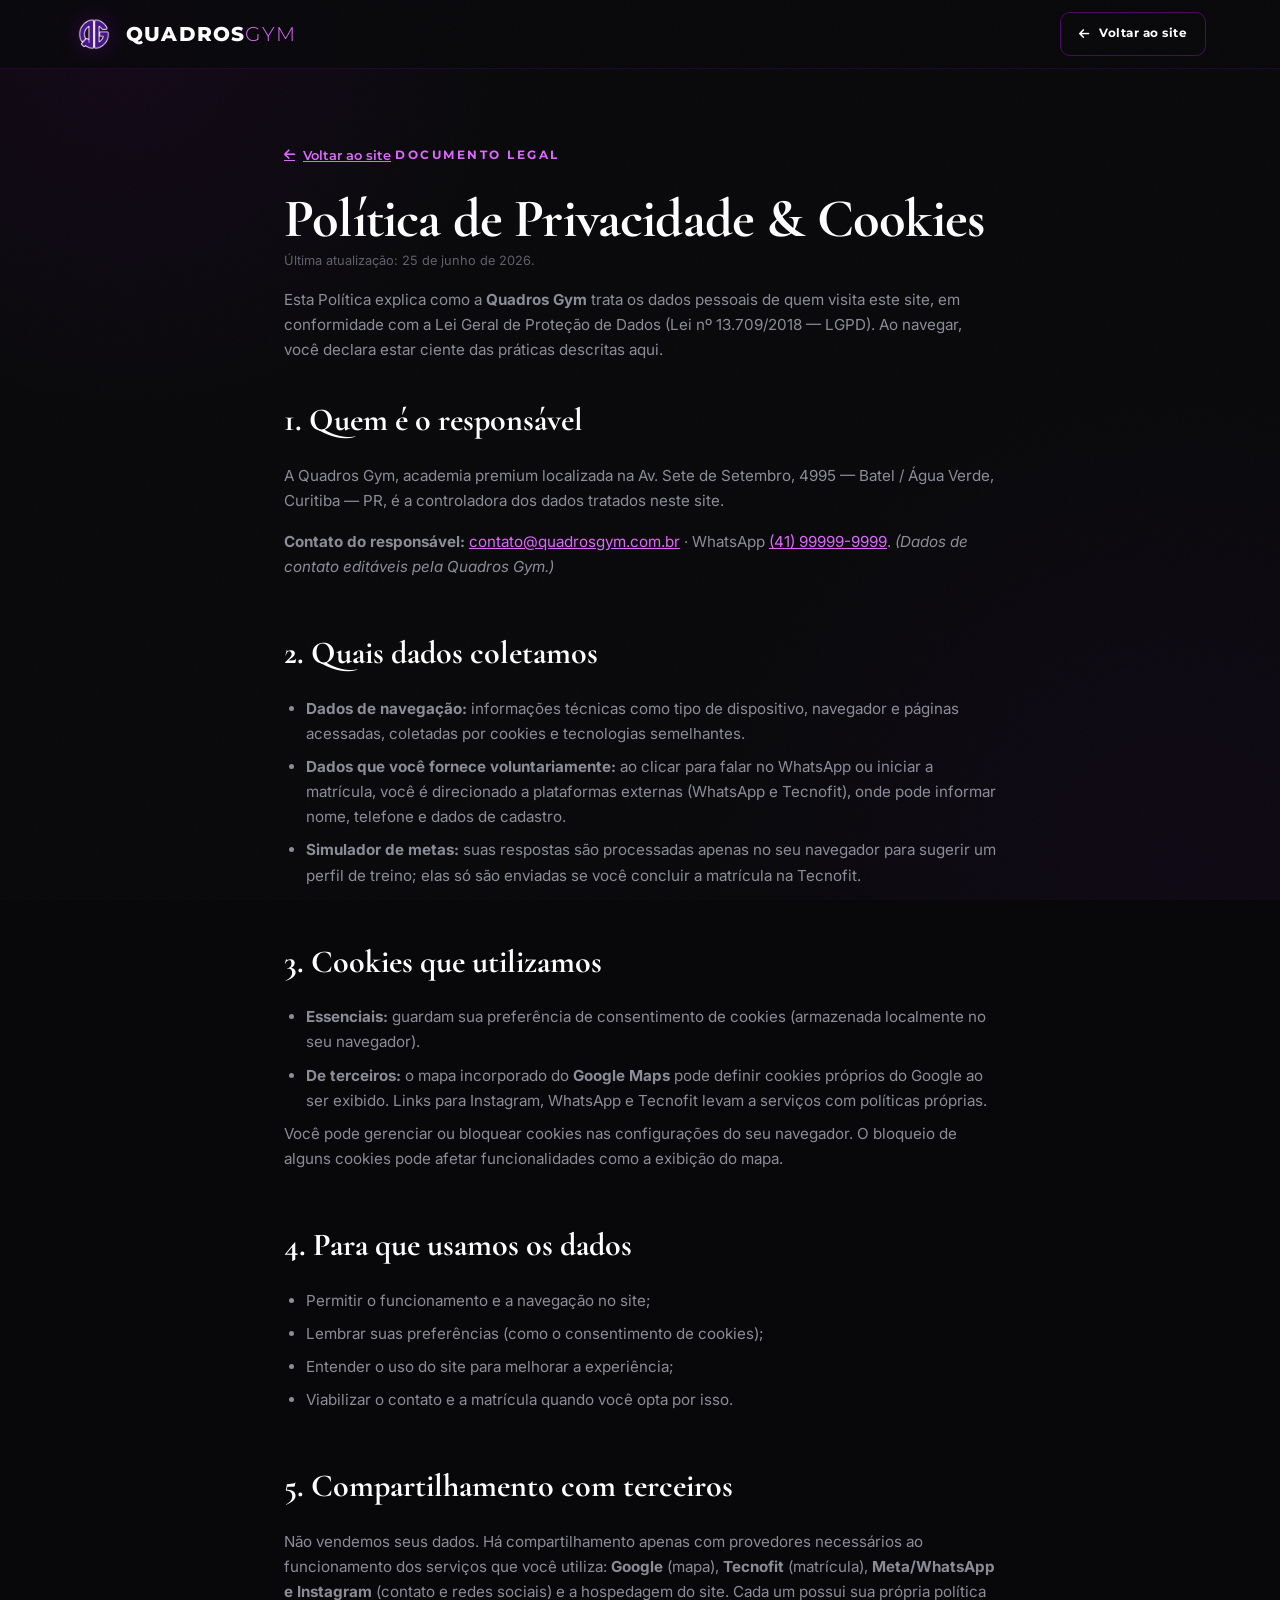
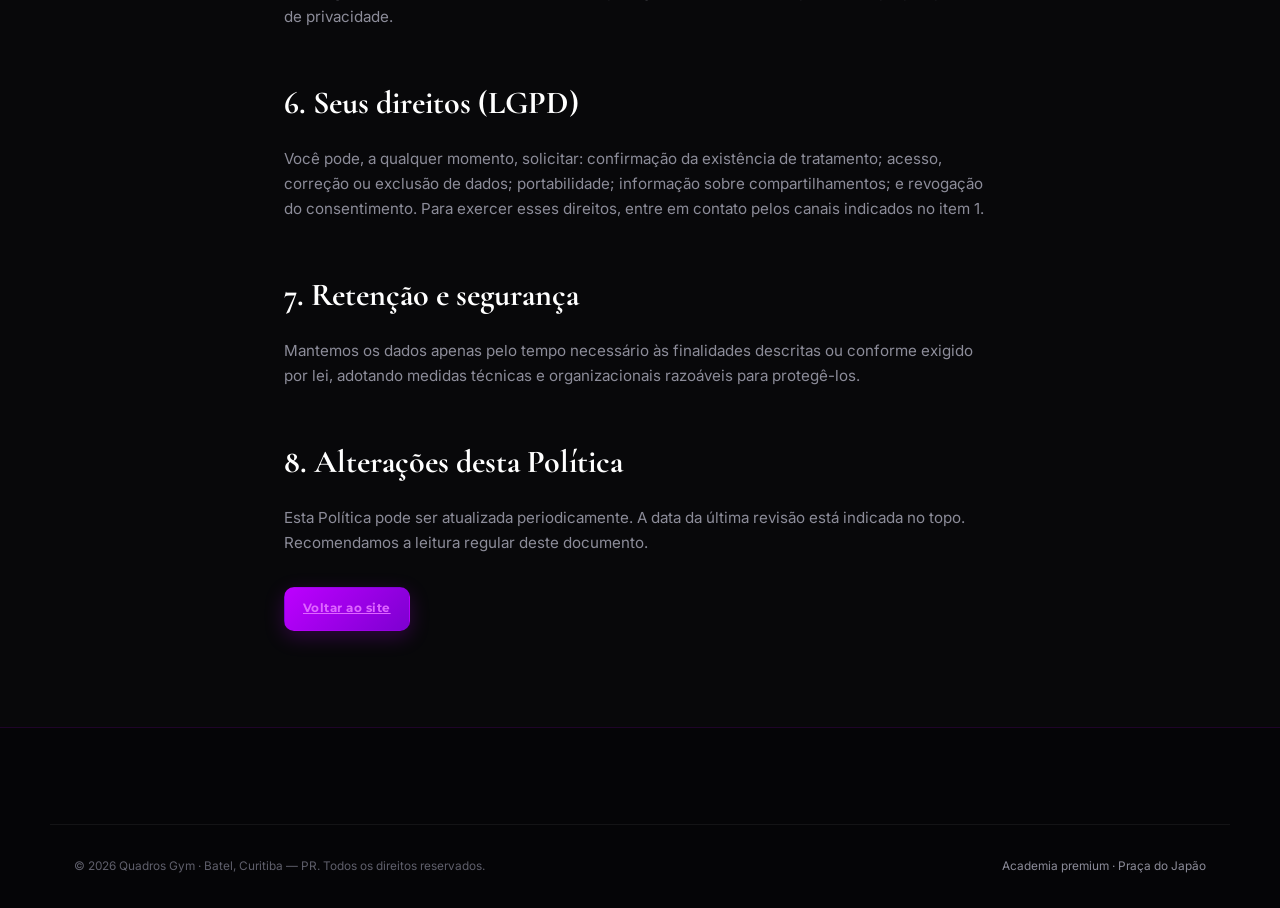
<file: privacidade.html>
<!DOCTYPE html>
<html lang="pt-BR">
<head>
    <meta charset="UTF-8">
    <meta name="viewport" content="width=device-width, initial-scale=1.0">

    <script>document.documentElement.classList.add('js');(function(){function r(){if(document.body)document.body.classList.add('ready');}if(document.fonts&&document.fonts.ready){document.fonts.ready.then(r);}window.addEventListener('load',r);setTimeout(r,1200);})();</script>

    <title>Política de Privacidade | Quadros Gym</title>
    <meta name="description" content="Política de Privacidade e de Cookies da Quadros Gym, academia premium no Batel, Curitiba. Saiba como tratamos seus dados conforme a LGPD.">
    <meta name="robots" content="noindex, follow">

    <link rel="icon" href="favicon.ico" sizes="any">
    <link rel="icon" type="image/png" sizes="32x32" href="favicon-32.png">
    <link rel="apple-touch-icon" sizes="180x180" href="apple-touch-icon.png">
    <meta name="theme-color" content="#08080a">

    <link rel="preconnect" href="https://fonts.googleapis.com">
    <link rel="preconnect" href="https://fonts.gstatic.com" crossorigin>
    <link href="https://fonts.googleapis.com/css2?family=Cormorant+Garamond:wght@600;700&family=Inter:wght@300;400;500;600;700&family=Montserrat:wght@600;700;800&display=swap" rel="stylesheet">
    <link rel="stylesheet" href="https://cdnjs.cloudflare.com/ajax/libs/font-awesome/6.4.0/css/all.min.css">
    <link rel="stylesheet" href="style.css">
</head>
<body>

    <header class="navbar scrolled" id="navbar">
        <div class="nav-container">
            <a href="index.html" class="nav-logo" aria-label="Quadros Gym — início">
                <img src="logo-mark.png" alt="" class="nav-logo-img" width="46" height="46">
                <span class="nav-logo-text"><span class="logo-bold">QUADROS</span><span class="logo-light">GYM</span></span>
            </a>
            <div class="nav-actions">
                <a href="index.html" class="btn btn-ghost btn-sm" style="opacity:1;visibility:visible;pointer-events:auto;transform:none;"><i class="fa-solid fa-arrow-left"></i> Voltar ao site</a>
            </div>
        </div>
    </header>

    <main>
    <section class="legal">
        <div class="container legal-prose">
            <a href="index.html" class="legal-back"><i class="fa-solid fa-arrow-left"></i> Voltar ao site</a>
            <span class="eyebrow">Documento legal</span>
            <h1 class="section-title">Política de Privacidade &amp; Cookies</h1>
            <p class="updated">Última atualização: 25 de junho de 2026.</p>

            <p>Esta Política explica como a <strong>Quadros Gym</strong> trata os dados pessoais de quem visita este site, em conformidade com a Lei Geral de Proteção de Dados (Lei nº 13.709/2018 — LGPD). Ao navegar, você declara estar ciente das práticas descritas aqui.</p>

            <h2>1. Quem é o responsável</h2>
            <p>A Quadros Gym, academia premium localizada na Av. Sete de Setembro, 4995 — Batel / Água Verde, Curitiba — PR, é a controladora dos dados tratados neste site.</p>
            <p><strong>Contato do responsável:</strong> <a href="mailto:contato@quadrosgym.com.br">contato@quadrosgym.com.br</a> · WhatsApp <a href="https://wa.me/5541999999999" target="_blank" rel="noopener">(41) 99999-9999</a>. <em>(Dados de contato editáveis pela Quadros Gym.)</em></p>

            <h2>2. Quais dados coletamos</h2>
            <ul>
                <li><strong>Dados de navegação:</strong> informações técnicas como tipo de dispositivo, navegador e páginas acessadas, coletadas por cookies e tecnologias semelhantes.</li>
                <li><strong>Dados que você fornece voluntariamente:</strong> ao clicar para falar no WhatsApp ou iniciar a matrícula, você é direcionado a plataformas externas (WhatsApp e Tecnofit), onde pode informar nome, telefone e dados de cadastro.</li>
                <li><strong>Simulador de metas:</strong> suas respostas são processadas apenas no seu navegador para sugerir um perfil de treino; elas só são enviadas se você concluir a matrícula na Tecnofit.</li>
            </ul>

            <h2>3. Cookies que utilizamos</h2>
            <ul>
                <li><strong>Essenciais:</strong> guardam sua preferência de consentimento de cookies (armazenada localmente no seu navegador).</li>
                <li><strong>De terceiros:</strong> o mapa incorporado do <strong>Google Maps</strong> pode definir cookies próprios do Google ao ser exibido. Links para Instagram, WhatsApp e Tecnofit levam a serviços com políticas próprias.</li>
            </ul>
            <p>Você pode gerenciar ou bloquear cookies nas configurações do seu navegador. O bloqueio de alguns cookies pode afetar funcionalidades como a exibição do mapa.</p>

            <h2>4. Para que usamos os dados</h2>
            <ul>
                <li>Permitir o funcionamento e a navegação no site;</li>
                <li>Lembrar suas preferências (como o consentimento de cookies);</li>
                <li>Entender o uso do site para melhorar a experiência;</li>
                <li>Viabilizar o contato e a matrícula quando você opta por isso.</li>
            </ul>

            <h2>5. Compartilhamento com terceiros</h2>
            <p>Não vendemos seus dados. Há compartilhamento apenas com provedores necessários ao funcionamento dos serviços que você utiliza: <strong>Google</strong> (mapa), <strong>Tecnofit</strong> (matrícula), <strong>Meta/WhatsApp e Instagram</strong> (contato e redes sociais) e a hospedagem do site. Cada um possui sua própria política de privacidade.</p>

            <h2>6. Seus direitos (LGPD)</h2>
            <p>Você pode, a qualquer momento, solicitar: confirmação da existência de tratamento; acesso, correção ou exclusão de dados; portabilidade; informação sobre compartilhamentos; e revogação do consentimento. Para exercer esses direitos, entre em contato pelos canais indicados no item 1.</p>

            <h2>7. Retenção e segurança</h2>
            <p>Mantemos os dados apenas pelo tempo necessário às finalidades descritas ou conforme exigido por lei, adotando medidas técnicas e organizacionais razoáveis para protegê-los.</p>

            <h2>8. Alterações desta Política</h2>
            <p>Esta Política pode ser atualizada periodicamente. A data da última revisão está indicada no topo. Recomendamos a leitura regular deste documento.</p>

            <p style="margin-top:32px;"><a href="index.html" class="btn btn-primary btn-sm">Voltar ao site</a></p>
        </div>
    </section>
    </main>

    <footer class="footer">
        <div class="container footer-bottom">
            <p>&copy; 2026 Quadros Gym · Batel, Curitiba — PR. Todos os direitos reservados.</p>
            <p class="muted">Academia premium · Praça do Japão</p>
        </div>
    </footer>

</body>
</html>
</file>
<file: style.css>
/* ==========================================================================
   QUADROS GYM — DESIGN SYSTEM (PREMIUM OBSIDIAN + NEON VIOLET)
   ========================================================================== */

:root {
    /* 1 fundo dominante + nuances do mesmo tom */
    --bg: #08080a;
    --bg-elevated: #0d0d11;
    --surface: #121218;
    --surface-2: #16161d;

    /* acento unico, usado com economia */
    --accent: #bd00ff;
    --accent-soft: #df66ff;
    --accent-deep: #7d00d1;

    --text: #ededf2;
    --text-muted: #8c8c99;
    --text-dim: #5f5f6b;

    --line: rgba(189, 0, 255, 0.14);
    --line-soft: rgba(255, 255, 255, 0.06);
    --line-strong: rgba(189, 0, 255, 0.4);

    --glow: 0 0 40px rgba(189, 0, 255, 0.25);
    --shadow: 0 24px 60px rgba(0, 0, 0, 0.6);

    --font-display: 'Cormorant Garamond', Georgia, serif;
    --font-sans: 'Inter', system-ui, sans-serif;
    --font-accent: 'Montserrat', sans-serif;

    --ease: cubic-bezier(0.22, 1, 0.36, 1);

    /* escala de 8 */
    --s-2: 8px;  --s-3: 16px; --s-4: 24px; --s-5: 32px;
    --s-6: 48px; --s-7: 64px; --s-8: 96px; --s-9: 128px;

    --maxw: 1180px;
    --radius: 16px;
}

* { margin: 0; padding: 0; box-sizing: border-box; }
html { overflow-x: hidden; scroll-behavior: smooth; -webkit-text-size-adjust: 100%; }

body {
    background: var(--bg);
    color: var(--text);
    font-family: var(--font-sans);
    line-height: 1.65;
    overflow-x: hidden;
    -webkit-font-smoothing: antialiased;
    background-image:
        radial-gradient(900px circle at 10% 4%, rgba(189, 0, 255, 0.06), transparent 42%),
        radial-gradient(1000px circle at 92% 96%, rgba(125, 0, 209, 0.05), transparent 48%);
    background-attachment: fixed;
}

/* Anti-flash: enquanto as fontes carregam, evita a troca visivel de fonte / pulo do hero.
   So aplica com JS (html.js); sem JS o conteudo aparece normalmente. */
html.js body { opacity: 0; }
html.js body.ready { opacity: 1; transition: opacity 0.4s ease; }

/* grao cinematografico sutil */
body::after {
    content: '';
    position: fixed; inset: 0; z-index: 9998;
    pointer-events: none; opacity: 0.035;
    background-image: url("data:image/svg+xml,%3Csvg xmlns='http://www.w3.org/2000/svg' width='160' height='160'%3E%3Cfilter id='n'%3E%3CfeTurbulence type='fractalNoise' baseFrequency='0.9' numOctaves='2' stitchTiles='stitch'/%3E%3C/filter%3E%3Crect width='100%25' height='100%25' filter='url(%23n)'/%3E%3C/svg%3E");
}

img { max-width: 100%; display: block; }
a { color: inherit; text-decoration: none; }
ul, ol { list-style: none; }

.container { width: 100%; max-width: var(--maxw); margin: 0 auto; padding: 0 24px; position: relative; z-index: 1; }
.accent { color: var(--accent-soft); }
.muted { color: var(--text-muted); }

::selection { background: var(--accent); color: #fff; }
::-webkit-scrollbar { width: 8px; }
::-webkit-scrollbar-track { background: #050507; }
::-webkit-scrollbar-thumb { background: #1d1d26; border-radius: 4px; }
::-webkit-scrollbar-thumb:hover { background: var(--accent-deep); }

/* ==========================================================================
   TYPOGRAPHY
   ========================================================================== */

.eyebrow {
    display: inline-block;
    font-family: var(--font-accent);
    font-weight: 700;
    font-size: 0.72rem;
    letter-spacing: 0.22em;
    text-transform: uppercase;
    color: var(--accent-soft);
    margin-bottom: var(--s-3);
}

.section-title {
    font-family: var(--font-display);
    font-weight: 700;
    font-size: clamp(2rem, 5vw, 3.4rem);
    line-height: 1.1;
    color: #fff;
    letter-spacing: -0.015em;
    text-wrap: balance;
}

.section-desc {
    color: var(--text-muted);
    font-size: clamp(1rem, 1.5vw, 1.1rem);
    max-width: 60ch;
    margin-top: var(--s-4);
}

.lead { color: var(--text-muted); font-size: clamp(1.02rem, 1.6vw, 1.18rem); margin-bottom: var(--s-4); max-width: 64ch; }

.section-head { margin-bottom: var(--s-6); max-width: 760px; }

/* ==========================================================================
   CUSTOM CURSOR (desktop)
   ========================================================================== */

.custom-cursor, .custom-cursor-dot { display: none; }

@media (min-width: 992px) and (hover: hover) {
    * { cursor: none !important; }
    .custom-cursor {
        display: block;
        width: 38px; height: 38px;
        border: 1px solid var(--accent);
        border-radius: 50%;
        position: fixed; top: 0; left: 0;
        transform: translate(-50%, -50%);
        pointer-events: none; z-index: 9999;
        transition: width 0.25s var(--ease), height 0.25s var(--ease), background-color 0.25s;
        box-shadow: 0 0 16px rgba(189, 0, 255, 0.2);
    }
    .custom-cursor-dot {
        display: block;
        width: 6px; height: 6px;
        background: var(--accent-soft);
        border-radius: 50%;
        position: fixed; top: 0; left: 0;
        transform: translate(-50%, -50%);
        pointer-events: none; z-index: 9999;
        box-shadow: 0 0 10px rgba(189, 0, 255, 0.8);
    }
    body.cursor-hover .custom-cursor {
        width: 58px; height: 58px;
        background: rgba(189, 0, 255, 0.08);
        border-color: var(--accent-soft);
    }
}

/* ==========================================================================
   BUTTONS
   ========================================================================== */

.btn {
    display: inline-flex; align-items: center; justify-content: center; gap: 10px;
    padding: 14px 26px;
    min-height: 48px;
    border-radius: 10px;
    font-family: var(--font-accent);
    font-weight: 700; font-size: 0.82rem;
    letter-spacing: 0.04em;
    border: 1px solid transparent;
    transition: transform 0.4s var(--ease), box-shadow 0.4s var(--ease), background-color 0.3s var(--ease), border-color 0.3s var(--ease), color 0.3s var(--ease);
    will-change: transform;
}
.btn-lg { padding: 17px 32px; font-size: 0.88rem; min-height: 56px; }
.btn-sm { padding: 11px 18px; min-height: 42px; font-size: 0.74rem; }

.btn-primary { background: linear-gradient(135deg, var(--accent) 0%, var(--accent-deep) 100%); color: #fff; box-shadow: 0 6px 20px rgba(189, 0, 255, 0.22); }
.btn-primary:hover { transform: translateY(-3px); box-shadow: 0 12px 32px rgba(189, 0, 255, 0.42); }

.btn-ghost { background: transparent; color: #fff; border-color: var(--line-strong); }
.btn-ghost:hover { transform: translateY(-3px); background: rgba(189, 0, 255, 0.06); border-color: var(--accent); }

/* ==========================================================================
   NAVBAR
   ========================================================================== */

.navbar { position: fixed; top: 0; left: 0; width: 100%; z-index: 100; padding: 20px 0; transition: padding 0.4s var(--ease), background-color 0.4s var(--ease), border-color 0.4s var(--ease); border-bottom: 1px solid transparent; }
.navbar.scrolled { background: rgba(8, 8, 10, 0.82); backdrop-filter: blur(16px); -webkit-backdrop-filter: blur(16px); padding: 12px 0; border-bottom-color: var(--line); }

.nav-container { display: flex; align-items: center; justify-content: space-between; max-width: var(--maxw); margin: 0 auto; padding: 0 24px; }

.nav-logo { display: flex; align-items: center; gap: 12px; }
.nav-logo-img { height: 46px; width: 46px; object-fit: contain; transition: transform 0.4s var(--ease), height 0.4s var(--ease), width 0.4s var(--ease); filter: drop-shadow(0 0 10px rgba(189, 0, 255, 0.25)); }
.nav-logo:hover .nav-logo-img { transform: scale(1.06) rotate(-3deg); filter: drop-shadow(0 0 16px rgba(189, 0, 255, 0.5)); }
.nav-logo-text { font-family: var(--font-accent); font-size: 1.25rem; letter-spacing: 0.06em; line-height: 1; }
.logo-bold { font-weight: 800; color: #fff; }
.logo-light { font-weight: 300; color: var(--accent-soft); }
.navbar.scrolled .nav-logo-img { height: 40px; width: 40px; }

.nav-menu { display: flex; align-items: center; gap: 34px; }
.nav-link { font-family: var(--font-accent); font-size: 0.8rem; font-weight: 600; letter-spacing: 0.04em; color: var(--text-muted); position: relative; padding: 6px 0; transition: color 0.3s var(--ease); }
.nav-link::after { content: ''; position: absolute; left: 0; bottom: 0; width: 0; height: 1.5px; background: var(--accent); transition: width 0.35s var(--ease); }
.nav-link:hover { color: #fff; }
.nav-link:hover::after { width: 100%; }

.nav-actions { display: flex; align-items: center; gap: 14px; }
/* CTA do menu so aparece depois de rolar — evita duplicar o CTA do hero no topo */
.btn-nav { padding: 11px 20px; min-height: 42px; font-size: 0.76rem; opacity: 0; visibility: hidden; transform: translateY(-8px); pointer-events: none; transition: opacity 0.4s var(--ease), transform 0.4s var(--ease), box-shadow 0.4s var(--ease); }
.navbar.scrolled .btn-nav { opacity: 1; visibility: visible; transform: translateY(0); pointer-events: auto; }
.btn-nav-mobile { display: none; }

.mobile-toggle { display: none; flex-direction: column; justify-content: space-between; width: 26px; height: 16px; background: none; border: none; z-index: 101; }
.mobile-toggle .bar { width: 100%; height: 2px; background: #fff; border-radius: 2px; transition: transform 0.35s var(--ease), opacity 0.25s var(--ease); }

@media (max-width: 991px) {
    .nav-actions .btn-nav { display: none; }
    .mobile-toggle { display: flex; }
    .nav-menu {
        position: fixed; top: 0; right: 0; width: 100%; height: 100vh;
        background: rgba(8, 8, 10, 0.98); backdrop-filter: blur(20px);
        flex-direction: column; justify-content: center; gap: 28px;
        transform: translateX(100%); transition: transform 0.5s var(--ease);
        z-index: 99; padding: 80px 24px;
    }
    .nav-menu.active { transform: translateX(0); }
    .nav-link { font-size: 1.15rem; }
    .btn-nav-mobile { display: inline-flex; margin-top: var(--s-3); }
    .mobile-toggle.active .bar:nth-child(1) { transform: translateY(7px) rotate(45deg); }
    .mobile-toggle.active .bar:nth-child(2) { opacity: 0; }
    .mobile-toggle.active .bar:nth-child(3) { transform: translateY(-7px) rotate(-45deg); }
}

/* ==========================================================================
   SECTIONS / SPACING
   ========================================================================== */

.section { padding-block: 60px; position: relative; }
@media (min-width: 768px) { .section { padding-block: 96px; } }
@media (min-width: 1024px) { .section { padding-block: 112px; } }

.section-cta { margin-top: var(--s-6); }
.section-cta.center, .hero-actions.center { display: flex; justify-content: center; flex-wrap: wrap; gap: var(--s-3); }

/* ==========================================================================
   HERO
   ========================================================================== */

.hero { position: relative; min-height: 100vh; display: flex; align-items: center; padding-top: 120px; padding-bottom: 80px; overflow: hidden; }
.hero-media { position: absolute; inset: 0; z-index: 0; }
.hero-img {
    position: absolute; inset: -8% 0; height: 116%;
    background-image: url('gym_interior.png'); /* fallback universal */
    background-image: url('gym_interior.webp'); /* webp para navegadores modernos */
    background-size: cover; background-position: center;
}
/* Scrim cinematografico: escurece o suficiente para o texto, mas deixa a foto aparecer */
.hero-scrim {
    position: absolute; inset: 0;
    background:
        linear-gradient(90deg, rgba(8,8,10,0.88) 0%, rgba(8,8,10,0.55) 48%, rgba(8,8,10,0.35) 100%),
        linear-gradient(180deg, rgba(8,8,10,0.25) 0%, rgba(8,8,10,0.2) 55%, rgba(8,8,10,0.85) 88%, var(--bg) 100%);
}
@media (max-width: 700px) {
    .hero-scrim { background: linear-gradient(180deg, rgba(8,8,10,0.55) 0%, rgba(8,8,10,0.78) 55%, rgba(8,8,10,0.92) 85%, var(--bg) 100%); }
}
.hero-inner { position: relative; z-index: 2; max-width: 880px; }

.hero-title { font-family: var(--font-display); font-weight: 700; font-size: clamp(2.4rem, 6vw, 4.6rem); line-height: 1.06; color: #fff; letter-spacing: -0.02em; text-wrap: balance; margin-bottom: var(--s-4); }
.hero-sub { font-size: clamp(1.02rem, 1.7vw, 1.2rem); color: var(--text-muted); max-width: 60ch; margin-bottom: var(--s-5); }

.hero-bullets { display: grid; grid-template-columns: 1fr; gap: 12px; margin-bottom: var(--s-5); }
@media (min-width: 600px) { .hero-bullets { grid-template-columns: 1fr 1fr; } }
.hero-bullets li { display: flex; align-items: center; gap: 10px; font-size: 0.92rem; color: var(--text); }
.hero-bullets i { color: var(--accent-soft); font-size: 0.85rem; }

.hero-actions { display: flex; flex-wrap: wrap; gap: var(--s-3); margin-bottom: var(--s-4); }
.hero-microcopy { font-size: 0.8rem; color: var(--text-dim); letter-spacing: 0.02em; }

.scroll-cue { position: absolute; bottom: 28px; left: 50%; transform: translateX(-50%); z-index: 2; width: 22px; height: 34px; border: 2px solid var(--text-dim); border-radius: 12px; display: flex; justify-content: center; padding-top: 6px; }
.scroll-cue span { width: 3px; height: 7px; background: var(--accent-soft); border-radius: 2px; animation: scrollAnim 1.6s var(--ease) infinite; }
@keyframes scrollAnim { 0%{transform:translateY(0);opacity:1} 50%{transform:translateY(6px);opacity:.2} 100%{transform:translateY(0);opacity:1} }
@media (max-width: 991px) { .scroll-cue { display: none; } }

/* ==========================================================================
   PROBLEM
   ========================================================================== */

.problem .section-head { margin-bottom: var(--s-5); }
.problem-layout { display: grid; grid-template-columns: 1fr; gap: var(--s-5); align-items: start; }
@media (min-width: 900px) { .problem-layout { grid-template-columns: 1.05fr 1fr; gap: var(--s-7); } }
.problem-copy p { color: var(--text-muted); font-size: 1.05rem; margin-bottom: var(--s-4); }
.pain-grid { display: grid; grid-template-columns: 1fr 1fr; gap: 14px; }
.pain { display: flex; align-items: center; gap: 12px; padding: 18px 20px; background: var(--surface); border: 1px solid var(--line-soft); border-radius: 12px; font-size: 0.9rem; color: var(--text); transition: border-color 0.35s var(--ease), transform 0.35s var(--ease); }
.pain i { color: var(--accent-soft); opacity: 0.8; }
.pain:hover { border-color: var(--line-strong); transform: translateY(-3px); }

/* ==========================================================================
   CONCEPT
   ========================================================================== */

.concept { background: var(--bg-elevated); }
.concept-inner { max-width: 820px; }
.impact { font-family: var(--font-display); font-weight: 600; font-size: clamp(1.6rem, 3.5vw, 2.6rem); line-height: 1.25; color: #fff; margin-top: var(--s-6); padding-left: var(--s-4); border-left: 2px solid var(--accent); text-wrap: balance; }

/* ==========================================================================
   COMPARE (wow)
   ========================================================================== */

.compare-grid { display: grid; grid-template-columns: 1fr; gap: var(--s-4); }
@media (min-width: 800px) { .compare-grid { grid-template-columns: 1fr 1fr; gap: var(--s-5); } }
.compare-col { padding: 36px 30px; border-radius: var(--radius); border: 1px solid var(--line-soft); background: var(--surface); position: relative; transition: opacity 0.5s var(--ease), transform 0.5s var(--ease), border-color 0.5s var(--ease); }
.compare-col h3 { font-family: var(--font-accent); font-weight: 700; font-size: 1rem; letter-spacing: 0.05em; text-transform: uppercase; margin-bottom: var(--s-4); padding-bottom: var(--s-3); border-bottom: 1px solid var(--line-soft); }
.compare-col ul { display: flex; flex-direction: column; gap: 16px; }
.compare-col li { display: flex; align-items: flex-start; gap: 12px; font-size: 0.95rem; padding-bottom: 14px; border-bottom: 1px solid var(--line-soft); }
.compare-col li:last-child { padding-bottom: 0; border-bottom: none; }
.compare-col li i { margin-top: 3px; flex-shrink: 0; }
.compare-col li strong { font-weight: 700; }
.col-common { color: var(--text-muted); }
.col-common li i { color: #f7256e; opacity: 0.7; }
.col-common li strong { color: #cfcfd8; }
.col-quadros { border-color: var(--line-strong); background: linear-gradient(160deg, rgba(189,0,255,0.06), var(--surface)); box-shadow: var(--glow); }
.col-quadros h3 { color: var(--accent-soft); }
.col-quadros li i { color: var(--accent-soft); }
.col-quadros li strong { color: #fff; }
.compare-tag { position: absolute; top: -12px; right: 24px; background: linear-gradient(135deg, var(--accent), var(--accent-deep)); color: #fff; font-family: var(--font-accent); font-weight: 700; font-size: 0.65rem; letter-spacing: 0.1em; text-transform: uppercase; padding: 6px 14px; border-radius: 20px; }

/* ==========================================================================
   METHOD
   ========================================================================== */

.method-steps { display: grid; grid-template-columns: 1fr; gap: var(--s-3); counter-reset: step; }
@media (min-width: 700px) { .method-steps { grid-template-columns: 1fr 1fr; } }
@media (min-width: 1024px) { .method-steps { grid-template-columns: repeat(5, 1fr); gap: 18px; } }
.step { padding: 30px 24px; background: var(--surface); border: 1px solid var(--line-soft); border-radius: 14px; transition: border-color 0.4s var(--ease), transform 0.4s var(--ease); }
.step:hover { border-color: var(--line-strong); transform: translateY(-4px); }
.step-num { font-family: var(--font-display); font-size: 2.4rem; font-weight: 600; color: var(--accent); display: block; line-height: 1; margin-bottom: var(--s-3); opacity: 0.85; }
.step h3 { font-size: 1.02rem; font-weight: 600; color: #fff; margin-bottom: 8px; }
.step p { font-size: 0.86rem; color: var(--text-muted); }

/* ==========================================================================
   STRUCTURE
   ========================================================================== */

.structure { background: var(--bg-elevated); }
.structure-grid { display: grid; grid-template-columns: repeat(auto-fit, minmax(min(100%, 250px), 1fr)); gap: var(--s-4); }
.struct-card { position: relative; padding: 40px 32px; background: var(--surface); border: 1px solid var(--line-soft); border-radius: var(--radius); overflow: hidden; transition: border-color 0.4s var(--ease), box-shadow 0.4s var(--ease), transform 0.4s var(--ease); transform-style: preserve-3d; }
.struct-card::after { content: ''; position: absolute; top: 0; left: 0; right: 0; height: 1.5px; background: linear-gradient(90deg, transparent, var(--accent-soft), transparent); opacity: 0; transition: opacity 0.4s var(--ease); }
.struct-card:hover { border-color: var(--line-strong); box-shadow: 0 18px 40px rgba(0,0,0,0.5), 0 0 30px rgba(189,0,255,0.1); }
.struct-card:hover::after { opacity: 1; }
.struct-icon { font-size: 1.6rem; color: var(--accent-soft); margin-bottom: var(--s-4); transform: translateZ(28px); }
.struct-card h3 { font-family: var(--font-display); font-size: 1.4rem; font-weight: 600; color: #fff; margin-bottom: 10px; transform: translateZ(18px); }
.struct-card p { font-size: 0.88rem; color: var(--text-muted); transform: translateZ(12px); }

/* ==========================================================================
   EXPERIENCE
   ========================================================================== */

.experience-inner { display: grid; grid-template-columns: 1fr; gap: var(--s-7); align-items: center; }
@media (min-width: 900px) { .experience-inner { grid-template-columns: 1fr 1fr; gap: var(--s-7); } }
.journey { display: flex; flex-direction: column; gap: 12px; }
.journey li { display: flex; align-items: center; gap: 16px; padding: 16px 20px; background: var(--surface); border: 1px solid var(--line-soft); border-radius: 12px; font-size: 0.95rem; transition: border-color 0.35s var(--ease), transform 0.35s var(--ease); }
.journey li:hover { border-color: var(--line-strong); transform: translateX(6px); }
.journey span { flex-shrink: 0; width: 34px; height: 34px; display: grid; place-items: center; border-radius: 50%; background: rgba(189,0,255,0.1); border: 1px solid var(--line-strong); color: var(--accent-soft); font-family: var(--font-accent); font-weight: 700; font-size: 0.85rem; }

/* ==========================================================================
   WIZARD
   ========================================================================== */

.wizard-wrapper { background: var(--surface); border: 1px solid var(--line); border-radius: 22px; padding: 40px 28px; box-shadow: var(--shadow), var(--glow); position: relative; overflow: hidden; }
@media (min-width: 768px) { .wizard-wrapper { padding: 60px 56px; } }
.wizard-header { text-align: center; margin-bottom: var(--s-6); }
.wizard-header h2 { font-family: var(--font-display); font-size: clamp(1.7rem, 3.5vw, 2.5rem); font-weight: 700; color: #fff; margin-bottom: var(--s-3); text-wrap: balance; letter-spacing: -0.01em; }
.wizard-header p { color: var(--text-muted); max-width: 52ch; margin: 0 auto; font-size: 0.96rem; }

.wizard-container { min-height: 320px; display: flex; align-items: center; justify-content: center; }
.wizard-step { display: none; width: 100%; }
.wizard-step.active { display: block; animation: stepIn 0.5s var(--ease); }
@keyframes stepIn { from { opacity: 0; transform: translateY(16px); } to { opacity: 1; transform: translateY(0); } }
.step-question { font-family: var(--font-display); font-size: clamp(1.3rem, 3vw, 1.7rem); font-weight: 500; color: #fff; text-align: center; margin-bottom: var(--s-5); }

.options-grid { display: grid; grid-template-columns: repeat(auto-fit, minmax(min(100%, 180px), 1fr)); gap: 16px; max-width: 820px; margin: 0 auto; }
.opt-btn { background: rgba(255,255,255,0.02); border: 1px solid var(--line-soft); border-radius: 12px; padding: 26px 18px; display: flex; flex-direction: column; align-items: center; gap: 14px; color: #fff; font-family: var(--font-accent); font-weight: 600; font-size: 0.8rem; text-align: center; transition: border-color 0.3s var(--ease), background-color 0.3s var(--ease), transform 0.3s var(--ease), box-shadow 0.3s var(--ease); }
.opt-btn i { font-size: 1.7rem; color: var(--accent-soft); transition: transform 0.3s var(--ease); }
.opt-btn:hover { border-color: var(--accent-soft); background: rgba(189,0,255,0.06); transform: translateY(-3px); box-shadow: 0 0 24px rgba(189,0,255,0.14); }
.opt-btn:hover i { transform: scale(1.12); }

.btn-back { margin: var(--s-6) auto 0; display: flex; align-items: center; gap: 8px; background: none; border: none; color: var(--text-muted); font-family: var(--font-accent); font-weight: 600; font-size: 0.78rem; transition: color 0.3s var(--ease); min-height: 44px; }
.btn-back:hover { color: var(--accent-soft); }

.result-card { background: rgba(8,8,10,0.6); border: 1px solid var(--line); border-radius: 16px; padding: 32px 22px; text-align: center; max-width: 680px; margin: 0 auto; }
@media (min-width: 768px) { .result-card { padding: 44px 40px; } }
.result-icon { font-size: 2.6rem; margin-bottom: var(--s-3); }
.result-title { font-family: var(--font-accent); font-weight: 700; font-size: 1.05rem; letter-spacing: 0.04em; text-transform: uppercase; margin-bottom: var(--s-3); }
.result-text { color: var(--text-muted); font-size: 0.96rem; margin-bottom: var(--s-5); }
.result-cta-box { background: rgba(189,0,255,0.05); border: 1px dashed var(--line-strong); border-radius: 12px; padding: 24px; }
.result-cta-box p { font-size: 0.86rem; color: var(--text-muted); margin-bottom: var(--s-4); }

.wizard-progress { display: flex; justify-content: center; gap: 10px; margin-top: var(--s-6); }
.progress-dot { width: 8px; height: 8px; border-radius: 50%; background: var(--line-soft); transition: width 0.3s var(--ease), background-color 0.3s var(--ease); }
.progress-dot.active { background: var(--accent-soft); width: 24px; border-radius: 4px; }

/* ==========================================================================
   FIT (para quem é / não é)
   ========================================================================== */

.fit-grid { display: grid; grid-template-columns: 1fr; gap: var(--s-4); }
@media (min-width: 800px) { .fit-grid { grid-template-columns: 1fr 1fr; gap: var(--s-5); } }
.fit-col { padding: 36px 30px; border-radius: var(--radius); border: 1px solid var(--line-soft); background: var(--surface); }
.fit-col h3 { display: flex; align-items: center; gap: 12px; font-family: var(--font-accent); font-weight: 700; font-size: 1rem; letter-spacing: 0.03em; text-transform: uppercase; margin-bottom: var(--s-4); padding-bottom: var(--s-3); border-bottom: 1px solid var(--line-soft); }
.fit-col ul { display: flex; flex-direction: column; gap: 12px; }
.fit-col li { font-size: 0.94rem; color: var(--text-muted); padding-left: 22px; position: relative; }
.fit-col li::before { position: absolute; left: 0; top: 0; font-family: 'Font Awesome 6 Free'; font-weight: 900; font-size: 0.7rem; }
.fit-yes { border-color: var(--line-strong); background: linear-gradient(160deg, rgba(189,0,255,0.05), var(--surface)); }
.fit-yes h3 { color: var(--accent-soft); }
.fit-yes li::before { content: '\f00c'; color: var(--accent-soft); }
.fit-no h3 { color: var(--text-muted); }
.fit-no li::before { content: '\f068'; color: var(--text-dim); }
.fit-note { text-align: center; max-width: 60ch; margin: var(--s-6) auto 0; color: var(--text-dim); font-size: 0.9rem; }

/* ==========================================================================
   PROOF
   ========================================================================== */

.proof-grid { display: grid; grid-template-columns: 1fr; gap: var(--s-5); align-items: stretch; }
@media (min-width: 860px) { .proof-grid { grid-template-columns: 1fr 1fr; } }
.proof-photo { border-radius: var(--radius); overflow: hidden; border: 1px solid var(--line); box-shadow: var(--shadow); }
.proof-photo img { width: 100%; height: 100%; object-fit: cover; min-height: 280px; background: linear-gradient(135deg, var(--surface), var(--surface-2)); }
.proof-placeholder { padding: 40px 34px; border-radius: var(--radius); border: 1px dashed var(--line-strong); background: rgba(189,0,255,0.03); display: flex; flex-direction: column; justify-content: center; }
.proof-placeholder i { font-size: 1.8rem; color: var(--accent-soft); margin-bottom: var(--s-3); }
.proof-placeholder h3 { font-family: var(--font-display); font-size: 1.5rem; font-weight: 600; color: #fff; margin-bottom: var(--s-3); }
.proof-placeholder p { font-size: 0.92rem; color: var(--text-muted); margin-bottom: var(--s-4); }

/* ==========================================================================
   CONTACT / LOCATION
   ========================================================================== */

.contact-grid { display: grid; grid-template-columns: 1fr; gap: var(--s-6); align-items: stretch; }
@media (min-width: 900px) { .contact-grid { grid-template-columns: 1fr 1.05fr; gap: var(--s-7); } }
.live-status { display: inline-flex; align-items: center; gap: 10px; padding: 8px 16px; border: 1px solid var(--line); border-radius: 30px; margin: var(--s-4) 0; font-family: var(--font-accent); font-weight: 600; font-size: 0.75rem; letter-spacing: 0.03em; }
.live-dot { width: 9px; height: 9px; border-radius: 50%; background: var(--text-dim); position: relative; }
.live-dot.open { background: #00f5a0; box-shadow: 0 0 10px rgba(0,245,160,0.6); }
.live-dot.closed { background: #f7256e; box-shadow: 0 0 10px rgba(247,37,110,0.6); }
.live-dot.open::after, .live-dot.closed::after { content: ''; position: absolute; inset: 0; border-radius: 50%; background: inherit; animation: pulse 1.8s var(--ease) infinite; }
@keyframes pulse { 0%{transform:scale(1);opacity:.7} 100%{transform:scale(2.4);opacity:0} }

.detail { display: flex; gap: 16px; margin-bottom: var(--s-4); }
.detail-icon { flex-shrink: 0; width: 42px; height: 42px; border-radius: 10px; display: grid; place-items: center; background: rgba(189,0,255,0.06); border: 1px solid var(--line); color: var(--accent-soft); }
.detail h3 { font-size: 1rem; font-weight: 600; color: #fff; margin-bottom: 4px; }
.detail p { font-size: 0.9rem; color: var(--text-muted); }
.hours { margin-top: 8px; }
.hours div { display: flex; justify-content: space-between; gap: 24px; font-size: 0.85rem; padding: 5px 0; border-bottom: 1px dashed var(--line-soft); max-width: 280px; }
.hours .muted span { color: var(--text-dim); }

.contact-actions { display: flex; flex-wrap: wrap; gap: 12px; margin: var(--s-4) 0; }
.socials { display: flex; gap: 12px; margin-top: var(--s-4); }
.socials a { width: 44px; height: 44px; border-radius: 50%; display: grid; place-items: center; background: var(--surface); border: 1px solid var(--line); color: #fff; font-size: 1.05rem; transition: transform 0.3s var(--ease), background-color 0.3s var(--ease), color 0.3s var(--ease); }
.socials a:hover { transform: translateY(-3px); background: var(--accent-soft); color: #000; }

.contact-map { min-height: 340px; border-radius: var(--radius); overflow: hidden; border: 1px solid var(--line); box-shadow: var(--shadow); }
.contact-map iframe { display: block; height: 100%; min-height: 340px; filter: grayscale(0.3) contrast(1.05); }

/* ==========================================================================
   FAQ
   ========================================================================== */

.faq-inner { max-width: 860px; }
.faq-list { display: flex; flex-direction: column; gap: 12px; }
.faq-item { border: 1px solid var(--line-soft); border-radius: 12px; background: var(--surface); overflow: hidden; transition: border-color 0.35s var(--ease); }
.faq-item.open { border-color: var(--line-strong); }
.faq-q { width: 100%; display: flex; align-items: center; justify-content: space-between; gap: 16px; padding: 22px 24px; background: none; border: none; color: #fff; font-family: var(--font-accent); font-weight: 600; font-size: 0.96rem; text-align: left; transition: color 0.3s var(--ease); }
.faq-q:hover { color: var(--accent-soft); }
.faq-q i { flex-shrink: 0; color: var(--accent-soft); font-size: 0.85rem; transition: transform 0.35s var(--ease); }
.faq-item.open .faq-q i { transform: rotate(45deg); }
.faq-a { max-height: 0; overflow: hidden; transition: max-height 0.4s var(--ease); }
.faq-a p { padding: 0 24px 22px; color: var(--text-muted); font-size: 0.92rem; }

/* ==========================================================================
   FINAL CTA
   ========================================================================== */

.final-cta { text-align: center; background: var(--bg-elevated); }
.final-inner { max-width: 760px; margin: 0 auto; }
.final-inner .section-desc { margin-left: auto; margin-right: auto; }
.final-cta .hero-microcopy { margin-top: var(--s-4); }

/* ==========================================================================
   FOOTER
   ========================================================================== */

.footer { border-top: 1px solid var(--line); background: #050507; padding-top: var(--s-8); padding-bottom: var(--s-5); }
.footer-grid { display: grid; grid-template-columns: 1fr; gap: var(--s-6); margin-bottom: var(--s-7); }
@media (min-width: 700px) { .footer-grid { grid-template-columns: 1.6fr 1fr 1.2fr; gap: var(--s-7); } }
.footer-logo { height: 84px; width: 84px; object-fit: contain; margin-bottom: var(--s-3); }
.footer-brand p { color: var(--text-muted); font-size: 0.88rem; max-width: 36ch; }
.footer-nav h4, .footer-contact h4 { font-family: var(--font-accent); font-weight: 700; font-size: 0.74rem; letter-spacing: 0.1em; text-transform: uppercase; color: #fff; margin-bottom: var(--s-3); }
.footer-nav { display: flex; flex-direction: column; gap: 10px; }
.footer-nav a { font-size: 0.88rem; color: var(--text-muted); transition: color 0.3s var(--ease), padding-left 0.3s var(--ease); }
.footer-nav a:hover { color: var(--accent-soft); padding-left: 4px; }
.footer-contact p { font-size: 0.88rem; color: var(--text-muted); margin-bottom: var(--s-4); }
.footer-bottom { display: flex; justify-content: space-between; flex-wrap: wrap; gap: 12px; padding-top: var(--s-5); border-top: 1px solid var(--line-soft); font-size: 0.74rem; color: var(--text-dim); }

/* ==========================================================================
   STICKY MOBILE CTA
   ========================================================================== */

.sticky-cta { position: fixed; left: 0; bottom: 0; width: 100%; z-index: 95; display: none; align-items: center; gap: 12px; padding: 12px 16px calc(12px + env(safe-area-inset-bottom)); background: rgba(8,8,10,0.94); backdrop-filter: blur(14px); border-top: 1px solid var(--line); transform: translateY(120%); transition: transform 0.45s var(--ease); }
.sticky-cta.show { transform: translateY(0); }
.sticky-cta .btn { flex: 1; }
.sticky-wa { flex-shrink: 0; width: 48px; height: 48px; border-radius: 12px; display: grid; place-items: center; background: #25d366; color: #fff; font-size: 1.5rem; }
@media (max-width: 767px) { .sticky-cta { display: flex; } }

/* ==========================================================================
   COOKIE CONSENT (LGPD)
   ========================================================================== */

.cookie-banner {
    position: fixed; left: 16px; right: 16px; bottom: 16px; z-index: 200;
    max-width: 540px; margin: 0 auto;
    background: rgba(13, 13, 17, 0.97); backdrop-filter: blur(14px); -webkit-backdrop-filter: blur(14px);
    border: 1px solid var(--line); border-radius: 16px; padding: 22px 24px;
    box-shadow: var(--shadow); display: none; flex-direction: column; gap: 16px;
}
.cookie-banner.show { display: flex; }
.cookie-banner p { font-size: 0.83rem; color: var(--text-muted); line-height: 1.55; }
.cookie-banner a { color: var(--accent-soft); text-decoration: underline; }
.cookie-actions { display: flex; gap: 10px; justify-content: flex-end; }
@media (max-width: 767px) { .cookie-banner { bottom: 84px; } }

/* ==========================================================================
   LEGAL / PRIVACY PAGE
   ========================================================================== */

.legal { padding-top: 140px; padding-bottom: 80px; }
.legal-prose { max-width: 760px; }
.legal-prose h2 { font-family: var(--font-display); font-weight: 700; font-size: clamp(1.4rem, 3vw, 2rem); color: #fff; margin: var(--s-6) 0 var(--s-3); }
.legal-prose h2:first-of-type { margin-top: var(--s-5); }
.legal-prose p, .legal-prose li { color: var(--text-muted); font-size: 0.95rem; margin-bottom: var(--s-3); }
.legal-prose ul { padding-left: 22px; }
.legal-prose li { list-style: disc; margin-bottom: 8px; }
.legal-prose a { color: var(--accent-soft); text-decoration: underline; }
.legal-prose .updated { font-size: 0.8rem; color: var(--text-dim); }
.legal-back { display: inline-flex; align-items: center; gap: 8px; color: var(--accent-soft); font-family: var(--font-accent); font-weight: 600; font-size: 0.8rem; margin-bottom: var(--s-4); }

/* ==========================================================================
   REVEAL (Estrategia A — visivel por padrao; JS anima com gsap.from)
   ========================================================================== */

/* Esconder reveals (para o fallback IO) SOMENTE no desktop.
   No mobile o conteudo e SEMPRE visivel — nunca depende de JS/scroll/GSAP. */
@media (min-width: 769px) {
    .no-gsap .reveal { opacity: 0; transform: translateY(30px); transition: opacity 0.8s var(--ease), transform 0.8s var(--ease); }
    .no-gsap .reveal.is-in { opacity: 1; transform: none; }
}

/* ==========================================================================
   ACCESSIBILITY
   ========================================================================== */

@media (prefers-reduced-motion: reduce) {
    *, *::before, *::after { animation-duration: 0.001ms !important; animation-iteration-count: 1 !important; transition-duration: 0.001ms !important; scroll-behavior: auto !important; }
    .hero-img { background-attachment: scroll; }
}

:focus-visible { outline: 2px solid var(--accent-soft); outline-offset: 3px; border-radius: 4px; }
</file>
